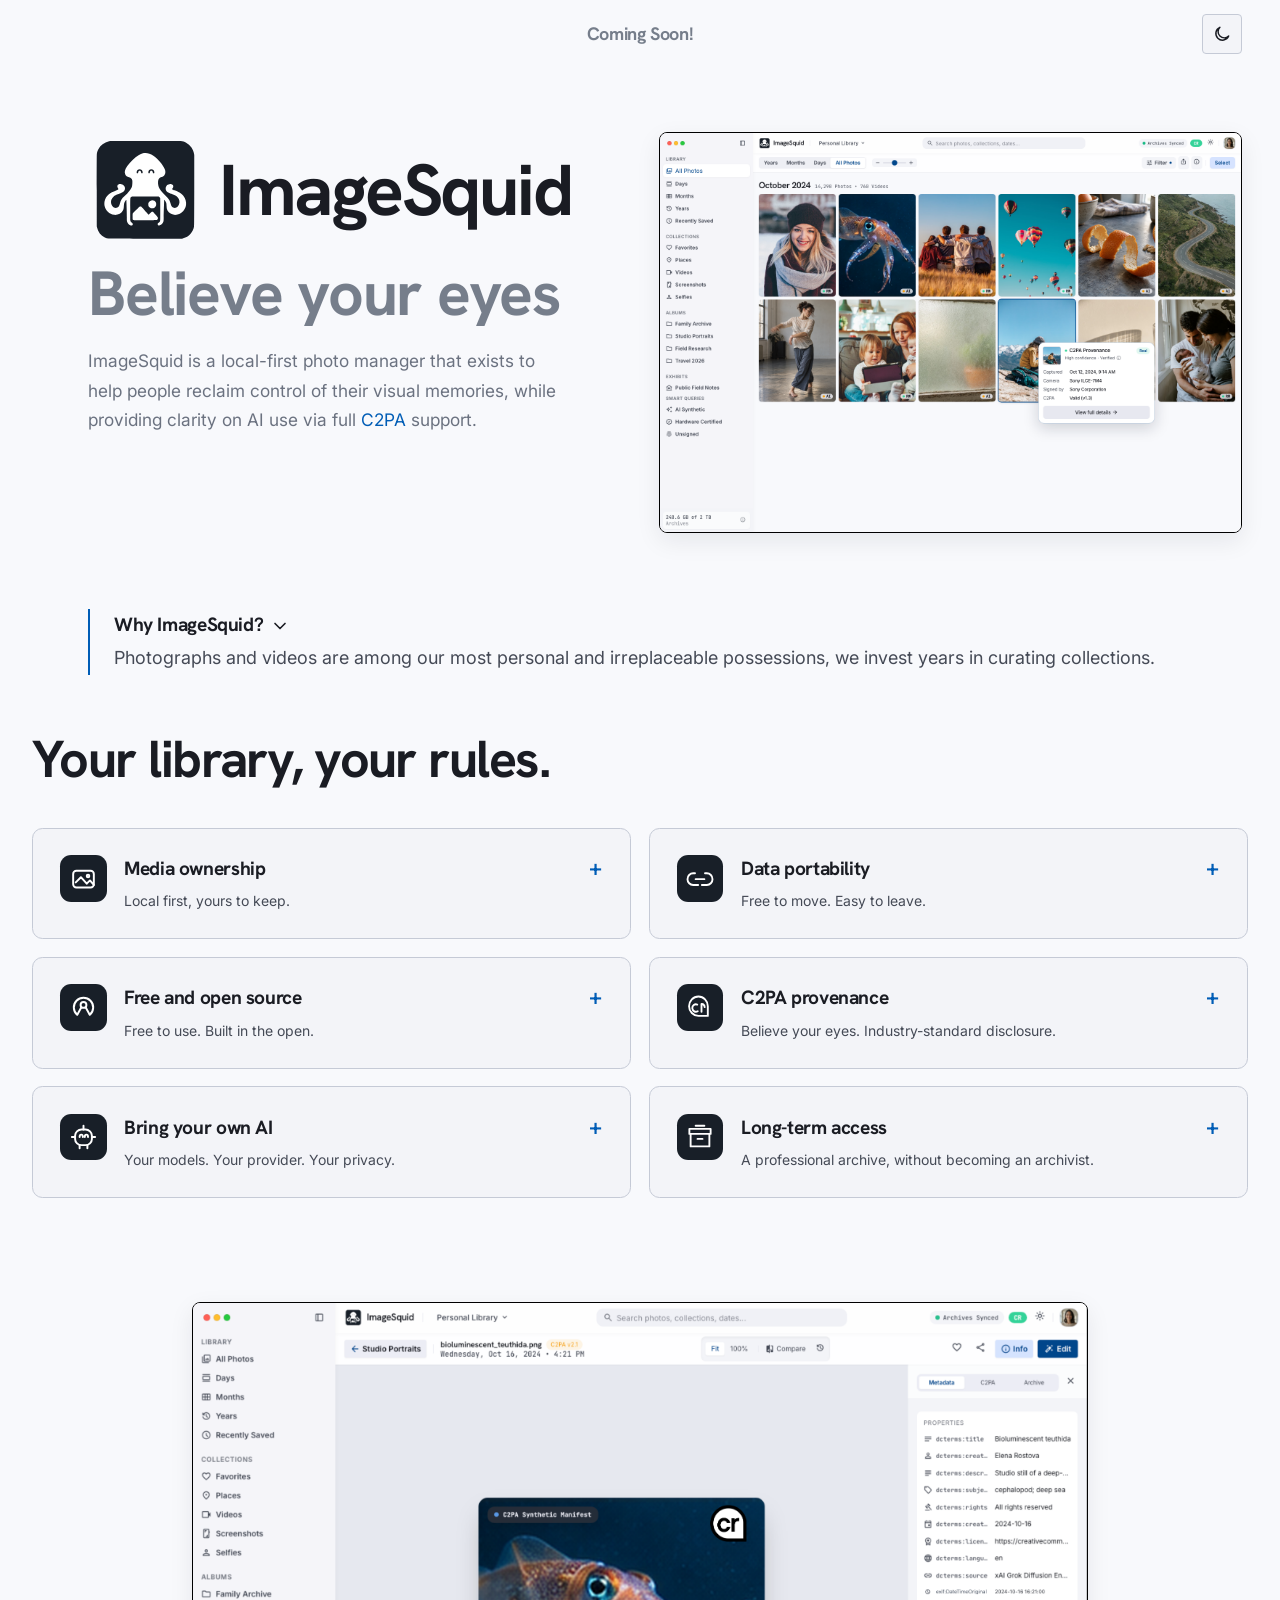
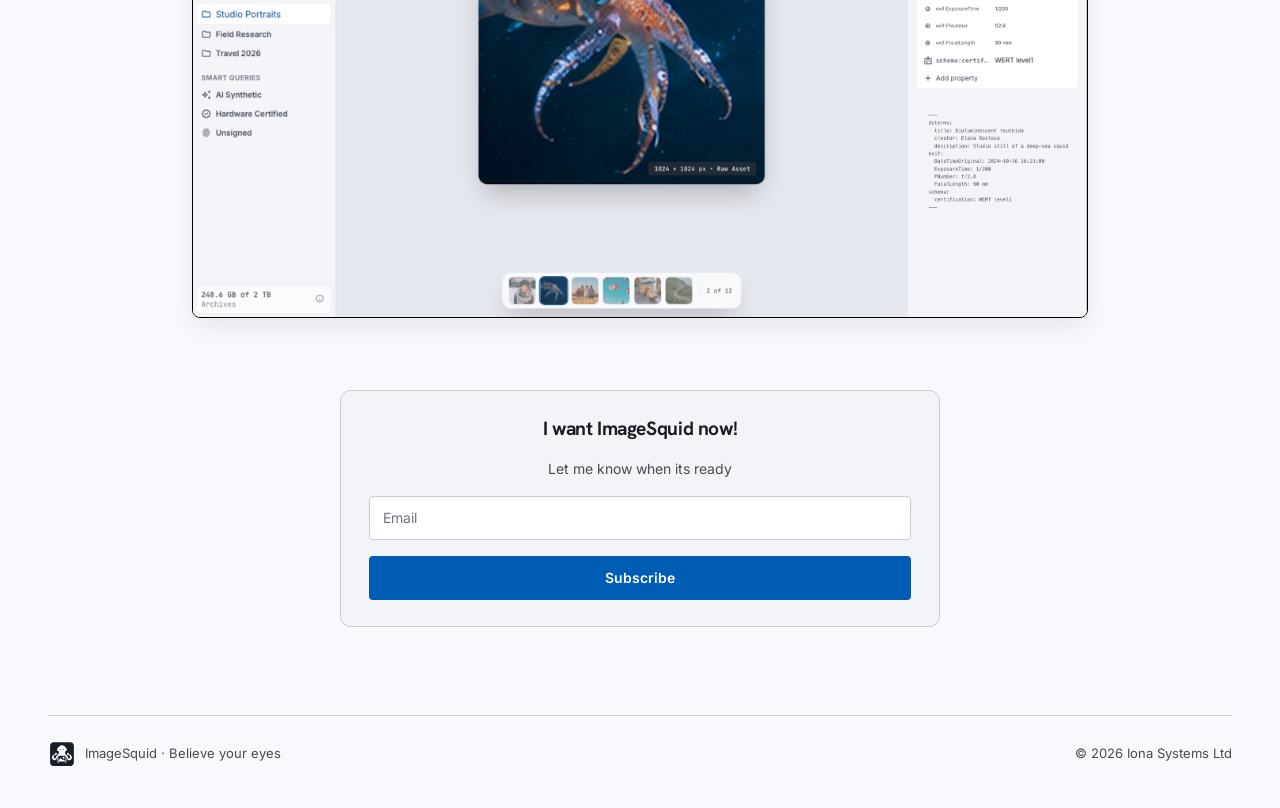
<file: index.html>
<!DOCTYPE html>
<html lang="en">
  <head>
    <meta charset="utf-8" />
    <meta name="viewport" content="width=device-width, initial-scale=1" />
    <meta name="color-scheme" content="light dark" />
    <script>
      (function () {
        var KEY = "arkrim-color-scheme";
        function fromSystem() {
          return window.matchMedia("(prefers-color-scheme: dark)").matches ? "dark" : "light";
        }
        function storedTheme() {
          try {
            var stored = localStorage.getItem(KEY);
            if (stored === "light" || stored === "dark") return stored;
            if (stored === "system") return fromSystem();
          } catch (e) {}
          return "light";
        }
        function apply(theme) {
          document.documentElement.setAttribute("data-theme", theme);
          document.documentElement.style.colorScheme = theme;
          var btn = document.getElementById("theme-toggle");
          if (!btn) return;
          var toLight = theme === "dark";
          btn.setAttribute("aria-label", toLight ? "Switch to light mode" : "Switch to dark mode");
          btn.setAttribute("aria-pressed", theme === "dark" ? "true" : "false");
        }
        apply(storedTheme());
        document.addEventListener("DOMContentLoaded", function () {
          apply(document.documentElement.getAttribute("data-theme") || "light");
          var btn = document.getElementById("theme-toggle");
          if (!btn) return;
          btn.addEventListener("click", function () {
            var current = document.documentElement.getAttribute("data-theme") === "light" ? "light" : "dark";
            var next = current === "dark" ? "light" : "dark";
            try {
              localStorage.setItem(KEY, next);
            } catch (e) {}
            apply(next);
          });
        });
      })();
    </script>
    <title>ImageSquid — Believe your eyes</title>
    <meta
      name="description"
      content="ImageSquid is an open-source, local-first photo and video manager. Own the library, keep C2PA Content Credentials, and leave any time."
    />
    <link rel="canonical" href="https://imagesquid.app/" />
    <meta name="robots" content="index, follow" />
    <meta name="author" content="Iona Systems Ltd" />
    <meta property="og:site_name" content="ImageSquid" />
    <meta property="og:title" content="ImageSquid — Believe your eyes" />
    <meta
      property="og:description"
      content="ImageSquid is an open-source, local-first photo and video manager. Own the library, keep C2PA Content Credentials, and leave any time."
    />
    <meta property="og:url" content="https://imagesquid.app/" />
    <meta property="og:type" content="website" />
    <meta property="og:image" content="https://imagesquid.app/assets/og.png" />
    <meta property="og:image:width" content="1200" />
    <meta property="og:image:height" content="630" />
    <meta
      property="og:image:alt"
      content="ImageSquid library showing All Photos with a Content Credentials provenance card"
    />
    <meta name="twitter:card" content="summary_large_image" />
    <meta name="twitter:title" content="ImageSquid — Believe your eyes" />
    <meta
      name="twitter:description"
      content="ImageSquid is an open-source, local-first photo and video manager. Own the library, keep C2PA Content Credentials, and leave any time."
    />
    <meta name="twitter:image" content="https://imagesquid.app/assets/og.png" />
    <meta
      name="twitter:image:alt"
      content="ImageSquid library showing All Photos with a Content Credentials provenance card"
    />
    <script type="application/ld+json">
      {
        "@context": "https://schema.org",
        "@graph": [
          {
            "@type": "Organization",
            "@id": "https://iona.ltd/#organization",
            "name": "Iona Systems Ltd",
            "url": "https://iona.ltd/",
            "logo": "https://imagesquid.app/assets/ImageSquid-logo.svg"
          },
          {
            "@type": "SoftwareApplication",
            "@id": "https://imagesquid.app/#app",
            "name": "ImageSquid",
            "url": "https://imagesquid.app/",
            "applicationCategory": "MultimediaApplication",
            "operatingSystem": "Windows, macOS, Linux, Web",
            "description": "ImageSquid is an open-source, local-first photo and video manager. Own the library, keep C2PA Content Credentials, and leave any time.",
            "featureList": [
              "local-first photo library",
              "C2PA Content Credentials",
              "data portability",
              "OCFL archival storage",
              "bring-your-own AI",
              "MIT open source"
            ],
            "offers": {
              "@type": "Offer",
              "name": "Core app",
              "price": "0",
              "priceCurrency": "CAD"
            },
            "author": {
              "@id": "https://iona.ltd/#organization"
            },
            "isAccessibleForFree": true
          }
        ]
      }
    </script>
    <link rel="icon" href="assets/ImageSquid-logo.svg" type="image/svg+xml" />
    <link rel="preconnect" href="https://fonts.googleapis.com" />
    <link rel="preconnect" href="https://fonts.gstatic.com" crossorigin />
    <link
      href="https://fonts.googleapis.com/css2?family=Hanken+Grotesk:ital,wght@0,500;0,600;0,700;1,500&family=Inter:wght@400;500;600;700&family=JetBrains+Mono:wght@500&display=swap"
      rel="stylesheet"
    />
    <style>
      :root {
        color-scheme: light;
        --radius-sm: 0.25rem;
        --radius-lg: 0.5rem;
        --radius-full: 9999px;
        --space-xs: 0.25rem;
        --space-sm: 0.5rem;
        --space-md: 1rem;
        --space-lg: 1.25rem;
        --gutter: 1.5rem;
        --font-display: "Hanken Grotesk", system-ui, sans-serif;
        --font-body: Inter, system-ui, sans-serif;
        --font-code: "JetBrains Mono", ui-monospace, monospace;
        --background: #f8f9fc;
        --on-background: #1a1c23;
        --surface: #ffffff;
        --surface-container-lowest: #ffffff;
        --surface-container-low: #f3f4f8;
        --surface-container: #eceef4;
        --surface-container-high: #e3e6ee;
        --on-surface: #1a1c23;
        --on-surface-variant: #454a56;
        --muted: #767e8b;
        --text-soft: #6b7280;
        --outline: #6b7280;
        --outline-variant: #c5cad6;
        --primary: #005db6;
        --on-primary: #ffffff;
        --primary-container: #d6e3ff;
        --c2pa-trusted: #047857;
        --c2pa-invalid: #b91c1c;
        --c2pa-wellformed: #1d4ed8;
        --status-unlisted: #b45309;
        --shadow: 0 8px 24px rgb(15 23 42 / 8%);
        --shadow-lift: 0 28px 80px rgb(15 23 42 / 28%);
        --slate-700: #cbd5e1;
        --frame: #000;
        --media-well: #f4f5f8;
        --mark-bg: #181f28;
        --mark-fg: #ffffff;
      }

      [data-theme="dark"] {
        color-scheme: dark;
        --background: #10131b;
        --on-background: #e0e2ec;
        --surface: #10131b;
        --surface-container-lowest: #0a0e15;
        --surface-container-low: #181c23;
        --surface-container: #1c2027;
        --surface-container-high: #262a32;
        --on-surface: #e0e2ec;
        --on-surface-variant: #c0c6d6;
        --muted: #8a91a0;
        --text-soft: #c0c6d6;
        --outline: #8a91a0;
        --outline-variant: #404754;
        --primary: #a9c7ff;
        --on-primary: #003063;
        --primary-container: #3a90ff;
        --c2pa-trusted: #34d399;
        --c2pa-invalid: #f87171;
        --c2pa-wellformed: #60a5fa;
        --status-unlisted: #f59e0b;
        --shadow: 0 8px 24px rgb(0 0 0 / 45%);
        --shadow-lift: 0 28px 80px rgb(0 0 0 / 55%);
        --slate-700: #334155;
        --frame: #404754;
        --media-well: #262a32;
        --mark-bg: #181f28;
        --mark-fg: #ffffff;
      }

      *,
      *::before,
      *::after {
        box-sizing: border-box;
      }

      html {
        scroll-behavior: smooth;
        scroll-padding-top: 4.5rem;
      }

      body {
        margin: 0;
        background: var(--background);
        color: var(--on-surface);
        font-family: var(--font-body);
        font-size: 16px;
        font-weight: 400;
        line-height: 1.5;
        overflow-x: clip;
        -webkit-font-smoothing: antialiased;
      }

      img {
        max-width: 100%;
        height: auto;
        display: block;
      }

      a {
        color: var(--primary);
        text-decoration: none;
        text-underline-offset: 0.3em;
      }

      a:hover {
        text-decoration: underline;
      }

      h1,
      h2,
      h3 {
        font-family: var(--font-display);
        font-weight: 700;
        letter-spacing: -0.02em;
        color: var(--on-surface);
        margin: 0;
      }

      h1 {
        font-size: clamp(2.75rem, 7vw, 4.5rem);
        line-height: 1.05;
      }

      h2 {
        font-size: 1.5rem;
        line-height: 2rem;
      }

      h3 {
        font-size: 1.15rem;
        line-height: 1.5rem;
      }

      p {
        margin: 0;
        color: var(--on-surface-variant);
      }

      [hidden] {
        display: none !important;
      }

      .sr-only {
        position: absolute;
        width: 1px;
        height: 1px;
        padding: 0;
        margin: -1px;
        overflow: hidden;
        clip-path: inset(50%);
        white-space: nowrap;
        border: 0;
      }

      .label {
        font-size: 12px;
        font-weight: 700;
        line-height: 16px;
        letter-spacing: 0.05em;
        text-transform: uppercase;
        color: var(--on-surface-variant);
        margin: 0 0 var(--space-sm);
      }

      .code {
        font-family: var(--font-code);
        font-size: 13px;
        font-weight: 500;
      }

      .skip-link {
        position: absolute;
        left: 1rem;
        top: -4rem;
        z-index: 20;
        padding: 0.75rem 1rem;
        background: var(--primary);
        color: var(--on-primary);
        border-radius: var(--radius-sm);
      }

      .skip-link:focus {
        top: 1rem;
      }

      .site-header {
        display: grid;
        grid-template-columns: 1fr auto 1fr;
        align-items: center;
        min-height: 4.25rem;
        padding-block: 0.75rem;
        padding-inline: clamp(1.5rem, 3vw, 4rem);
        background: var(--background);
      }

      .coming-soon {
        grid-column: 2;
        justify-self: center;
        margin: 0;
        font-family: var(--font-display);
        font-weight: 700;
        font-size: 1.125rem;
        line-height: 1.3;
        letter-spacing: -0.02em;
        color: var(--muted);
        text-align: center;
      }

      .theme-toggle {
        grid-column: 3;
        justify-self: end;
        display: inline-flex;
        align-items: center;
        justify-content: center;
        width: 2.5rem;
        height: 2.5rem;
        padding: 0;
        border: 1px solid var(--outline-variant);
        border-radius: var(--radius-sm);
        background: var(--surface-container-low);
        color: var(--on-surface);
        cursor: pointer;
      }

      .theme-toggle:hover {
        background: var(--surface-container-high);
      }

      .theme-toggle:focus-visible {
        outline: 2px solid var(--primary);
        outline-offset: 2px;
      }

      .theme-toggle svg {
        width: 1.25rem;
        height: 1.25rem;
        display: block;
      }

      .theme-toggle .theme-icon-sun {
        display: none;
      }

      [data-theme="dark"] .theme-toggle .theme-icon-moon {
        display: none;
      }

      [data-theme="dark"] .theme-toggle .theme-icon-sun {
        display: block;
      }

      .page-shell,
      .wide-shell,
      .hero-shell {
        margin-inline: auto;
        width: 100%;
        max-width: 80rem;
        padding-inline: 1.5rem;
      }

      .wide-shell {
        max-width: 120rem;
        padding-inline: 1rem;
      }

      .hero-shell {
        max-width: none;
        padding-inline: clamp(1.5rem, 3vw, 4rem);
        position: relative;
        z-index: 2;
      }

      .hero {
        display: grid;
        gap: 2.5rem;
        padding-block: 3.25rem 4.25rem;
        align-items: start;
      }

      .hero-copy,
      .hero-shot {
        min-width: 0;
      }

      .hero-copy {
        text-align: center;
      }

      .hero-lockup {
        display: flex;
        flex-direction: column;
        align-items: stretch;
        width: fit-content;
        max-width: 100%;
        margin-inline: auto;
      }

      .hero-brand {
        display: flex;
        align-items: center;
        justify-content: flex-start;
        gap: clamp(0.55rem, 1.6vw, 1rem);
        margin: 0 0 0.85rem;
        max-width: 100%;
      }

      .hero-logo {
        display: block;
        width: clamp(3.25rem, 9vw, 7.25rem);
        height: clamp(3.25rem, 9vw, 7.25rem);
        flex-shrink: 0;
        margin: 0;
      }

      .hero-wordmark {
        margin: 0;
        font-family: var(--font-display);
        font-weight: 700;
        font-size: clamp(1.7rem, 7vw, 4.5rem);
        line-height: 1;
        letter-spacing: -0.035em;
        color: var(--on-surface);
        min-width: 0;
      }

      .hero-copy h1 {
        width: 0;
        min-width: 100%;
        margin: 0;
        font-size: clamp(1.15rem, 4.6vw, 2.85rem);
        line-height: 1.05;
        letter-spacing: -0.02em;
        color: var(--muted);
        text-align: left;
        white-space: nowrap;
        overflow: hidden;
      }

      .hero-copy .intro {
        width: 0;
        min-width: 100%;
        margin: 1.25rem 0 0;
        font-size: 1.08rem;
        line-height: 1.7;
        text-align: left;
        overflow-wrap: anywhere;
        word-break: break-word;
        color: var(--text-soft);
      }

      .hero-copy .intro p {
        margin: 0;
        color: inherit;
      }

      .hero-copy .intro p + p {
        margin-top: 1em;
      }

      .hero-copy .intro p:first-child + p {
        margin-top: 1.7em;
      }

      .hero-copy .intro a {
        color: var(--primary);
        text-underline-offset: 0.18em;
      }

      .hero-actions {
        display: flex;
        flex-wrap: wrap;
        align-items: center;
        gap: 0.75rem;
        margin-top: 1.75rem;
      }

      .btn {
        display: inline-flex;
        align-items: center;
        justify-content: center;
        min-height: 2.75rem;
        padding: 0 1.15rem;
        border-radius: var(--radius-sm);
        font-size: 0.875rem;
        font-weight: 600;
        line-height: 1.25;
        text-decoration: none;
        border: 1px solid transparent;
        cursor: pointer;
        font-family: inherit;
      }

      .btn:hover {
        text-decoration: none;
      }

      .btn-primary {
        background: var(--primary);
        color: var(--on-primary);
      }

      .btn-primary:hover {
        filter: brightness(1.06);
      }

      .btn-ghost {
        background: transparent;
        color: var(--on-surface);
        border-color: var(--outline-variant);
      }

      .btn-ghost:hover {
        background: var(--surface-container);
      }

      .hero-shot,
      .c2pa-shot {
        margin: 0;
        border-radius: var(--radius-lg);
        overflow: hidden;
        border: 1px solid var(--frame);
        box-shadow: var(--shadow);
        position: relative;
        z-index: 1;
        transform-origin: center center;
        transition: transform 0.22s ease, box-shadow 0.22s ease;
      }

      .hero-shot img,
      .c2pa-shot img {
        width: 100%;
        height: auto;
        display: block;
      }

      @media (hover: hover) and (pointer: fine) {
        .hero-shot:hover {
          z-index: 40;
          transform: scale(1.5);
          box-shadow: var(--shadow-lift);
        }
      }

      body:has(.hero-shot:hover) {
        overflow-x: visible;
      }

      .believe-band {
        display: grid;
        justify-items: center;
        text-align: center;
        gap: 0.85rem;
        padding: 3.25rem 1rem;
        border-block: 1px solid var(--slate-700);
      }

      .believe-band img {
        width: 72px;
        height: 72px;
        border-radius: 1rem;
      }

      .believe-band p {
        font-family: var(--font-display);
        font-size: clamp(1.75rem, 4vw, 2.5rem);
        font-weight: 700;
        letter-spacing: -0.03em;
        color: var(--on-surface);
        line-height: 1.15;
      }

      .believe-band span {
        color: var(--primary);
      }

      .story,
      .product,
      .points,
      .gallery,
      .close {
        padding-block: 3.25rem;
      }

      .section-head {
        max-width: 40rem;
        margin-bottom: 1.75rem;
      }

      .section-head p {
        margin-top: 0.7rem;
      }

      .fold {
        background: var(--surface-container);
        border: 1px solid var(--outline-variant);
        border-radius: var(--radius-lg);
        padding: 1.15rem 1.25rem;
      }

      .fold + .fold {
        margin-top: 0.85rem;
      }

      .fold summary {
        cursor: pointer;
        list-style: none;
        display: grid;
        gap: 0.35rem;
      }

      .fold summary::-webkit-details-marker {
        display: none;
      }

      .fold summary .more {
        color: var(--primary);
        font-size: 0.8125rem;
        font-weight: 600;
      }

      .fold[open] summary .more {
        color: var(--on-surface-variant);
      }

      .fold .body {
        display: grid;
        gap: 0.85rem;
        padding-top: 1rem;
        max-width: 46rem;
      }

      .fold .body p + p {
        margin-top: 0;
      }

      .tip {
        border-bottom: 1px dotted var(--outline);
        cursor: help;
      }

      .app-stage {
        padding-block: 1rem 3.5rem;
      }

      .tabs {
        display: flex;
        flex-wrap: wrap;
        gap: 0.4rem;
        margin: 1.25rem 0 1rem;
      }

      .tab {
        min-height: 2.5rem;
        padding: 0 0.95rem;
        border-radius: var(--radius-full);
        border: 1px solid var(--outline-variant);
        background: var(--surface-container-low);
        color: var(--on-surface-variant);
        font: 600 0.875rem/1 var(--font-body);
        cursor: pointer;
      }

      .tab[aria-selected="true"] {
        background: var(--primary);
        color: var(--on-primary);
        border-color: transparent;
      }

      .shot-frame {
        margin: 0;
        padding: 0.65rem;
        background: var(--surface-container);
        border: 1px solid var(--slate-700);
        border-radius: var(--radius-lg);
        box-shadow: var(--shadow);
      }

      .shot-frame button {
        display: block;
        width: 100%;
        padding: 0;
        border: 0;
        background: var(--surface-container-lowest);
        border-radius: var(--radius-sm);
        cursor: zoom-in;
      }

      .shot-frame img {
        width: 100%;
        height: auto;
        object-fit: contain;
        background: var(--media-well);
        border-radius: var(--radius-sm);
      }

      .shot-frame figcaption {
        display: flex;
        flex-wrap: wrap;
        justify-content: space-between;
        gap: 0.5rem 1rem;
        padding: 0.9rem 0.35rem 0.25rem;
        color: var(--on-surface-variant);
        font-size: 0.8125rem;
      }

      .shot-frame figcaption > span:first-child {
        font: 500 0.8125rem/1rem var(--font-code);
        color: var(--on-surface);
      }

      .points-grid {
        display: grid;
        gap: 0.85rem;
      }

      .point {
        display: grid;
        grid-template-columns: 3rem 1fr;
        gap: 0.95rem 1rem;
        align-items: start;
        background: var(--surface-container);
        border: 1px solid var(--outline-variant);
        border-radius: var(--radius-lg);
        padding: 1.1rem 1.15rem;
      }

      .point svg {
        width: 3rem;
        height: 3rem;
        display: block;
      }

      .point h3 {
        margin-bottom: 0.3rem;
      }

      .point .teaser {
        font-size: 0.95rem;
      }

      .point details {
        grid-column: 2;
      }

      .point summary {
        cursor: pointer;
        color: var(--primary);
        font-size: 0.8125rem;
        font-weight: 600;
        width: fit-content;
        margin-top: 0.55rem;
      }

      .point .body {
        display: grid;
        gap: 0.8rem;
        padding-top: 0.75rem;
      }

      .media-grid {
        display: grid;
        grid-template-columns: repeat(12, minmax(0, 1fr));
        gap: var(--space-sm);
        min-width: 0;
      }

      .media-card {
        position: relative;
        display: block;
        padding: 0;
        border: 1px solid var(--outline-variant);
        border-radius: var(--radius-sm);
        overflow: hidden;
        background: var(--surface-container-low);
        cursor: pointer;
        color: inherit;
        font: inherit;
        text-align: left;
        grid-column: span 6;
      }

      .media-card img {
        width: 100%;
        height: 100%;
        object-fit: cover;
        aspect-ratio: 1 / 1;
      }

      .media-card.wide img {
        aspect-ratio: 16 / 10;
      }

      .media-card.tall img {
        aspect-ratio: 2 / 3;
      }

      .cr-badge {
        position: absolute;
        right: 0.5rem;
        bottom: 0.5rem;
        display: inline-flex;
        align-items: center;
        gap: 0.35rem;
        padding: 0.25rem 0.55rem;
        border-radius: var(--radius-full);
        background: rgb(16 19 27 / 78%);
        backdrop-filter: blur(8px);
        border: 1px solid rgb(255 255 255 / 14%);
        font-family: var(--font-code);
        font-size: 11px;
        font-weight: 500;
        letter-spacing: 0.04em;
        color: #fff;
      }

      .dot {
        width: 0.375rem;
        height: 0.375rem;
        border-radius: 50%;
        display: inline-block;
        background: var(--c2pa-wellformed);
      }

      .dot.trusted,
      .cr-badge.trusted .dot {
        background: var(--c2pa-trusted);
      }

      .dot.ai,
      .cr-badge.ai .dot {
        background: var(--status-unlisted);
      }

      .dot.wellformed,
      .cr-badge.wellformed .dot {
        background: var(--c2pa-wellformed);
      }

      .legend {
        list-style: none;
        display: flex;
        flex-wrap: wrap;
        gap: var(--gutter);
        padding: 0;
        margin: var(--gutter) 0 0;
        font-family: var(--font-code);
        font-size: 12px;
        color: var(--on-surface-variant);
      }

      .legend li {
        display: flex;
        align-items: center;
        gap: 0.4rem;
      }

      .close {
        text-align: center;
        padding-bottom: 4.5rem;
      }

      .close img {
        width: 88px;
        height: 88px;
        margin: 0 auto 1.15rem;
        border-radius: 1.15rem;
      }

      .close p {
        max-width: 36rem;
        margin: 0.85rem auto 1.5rem;
      }

      .close .hero-actions {
        justify-content: center;
        margin-top: 0;
      }

      .site-footer {
        --footer-mark: 28px;
        --footer-mark-gap: 0.55rem;
        container-type: inline-size;
        display: flex;
        flex-wrap: wrap;
        justify-content: space-between;
        align-items: center;
        gap: 1rem 2rem;
        border-top: 1px solid var(--slate-700);
        padding-block: 1.5rem 2.5rem;
        color: var(--on-surface-variant);
        font-size: 0.8125rem;
      }

      .footer-brand {
        display: flex;
        align-items: center;
        gap: var(--footer-mark-gap);
        margin: 0;
        color: var(--on-surface-variant);
      }

      .footer-brand img {
        width: var(--footer-mark);
        height: var(--footer-mark);
        border-radius: 0.4rem;
      }

      /* The row wraps just under 418px. Indent only then, so the wide row stays flush right. */
      @container (max-width: 417px) {
        .footer-links {
          padding-inline-start: calc(var(--footer-mark) + var(--footer-mark-gap));
        }
      }

      .footer-links {
        display: flex;
        flex-wrap: wrap;
        gap: 1.25rem;
      }

      .footer-links a {
        color: var(--on-surface-variant);
      }

      .panel-status {
        display: flex;
        align-items: center;
        gap: 0.45rem;
        margin: 0.75rem 0;
        color: var(--on-surface);
      }

      .meta {
        margin: 0;
        display: grid;
        gap: var(--space-sm);
      }

      .meta div {
        display: flex;
        justify-content: space-between;
        gap: var(--space-md);
        padding: 0.45rem 0.6rem;
        background: var(--surface-container-low);
        border: 1px solid var(--outline-variant);
        border-radius: var(--radius-sm);
      }

      .meta dt {
        font-size: 12px;
        font-weight: 700;
        letter-spacing: 0.04em;
        text-transform: uppercase;
        color: var(--on-surface-variant);
      }

      .meta dd {
        margin: 0;
        font-family: var(--font-code);
        font-size: 13px;
        font-weight: 500;
        color: var(--on-surface);
        text-align: right;
      }

      a:focus-visible,
      button:focus-visible,
      summary:focus-visible,
      select:focus-visible {
        outline: 2px solid var(--primary);
        outline-offset: 2px;
      }

      @media (min-width: 768px) {
        .page-shell {
          padding-inline: 2rem;
        }

        .wide-shell {
          padding-inline: 1.5rem;
        }

        .points-grid {
          grid-template-columns: repeat(2, minmax(0, 1fr));
        }

        .media-card.span-8 {
          grid-column: span 8;
        }

        .media-card.span-4 {
          grid-column: span 4;
        }

        .media-card.span-3 {
          grid-column: span 3;
        }

        .media-card.span-6 {
          grid-column: span 6;
        }

        .media-card.wide img,
        .media-card.tall img {
          height: 100%;
          min-height: 16rem;
          aspect-ratio: auto;
        }
      }

      @media (min-width: 1024px) {
        .page-shell {
          padding-inline: 3rem;
        }

        .hero {
          grid-template-columns: 1fr 1fr;
          gap: clamp(2rem, 3vw, 3.5rem);
          padding-block: 4rem 4.5rem;
        }

        .shot-frame img {
          min-height: 0;
        }

        .points-grid {
          grid-template-columns: 1fr;
        }

        .point {
          grid-template-columns: 3.25rem 1fr;
          padding: 1.25rem 1.4rem;
        }
      }

      @media (min-width: 1280px) {
        .points-grid {
          grid-template-columns: repeat(2, minmax(0, 1fr));
        }
      }

      @media (max-width: 480px) {
        .point {
          grid-template-columns: 2.5rem 1fr;
        }

        .point svg {
          width: 2.5rem;
          height: 2.5rem;
        }

        .point details {
          grid-column: 1 / -1;
        }
      }

      @media (prefers-reduced-motion: reduce) {
        html {
          scroll-behavior: auto;
        }

        .hero-shot,
        .c2pa-shot {
          transition: none;
        }

        .belief-arrow {
          transition: none;
        }
      }

      .belief-band {
        position: relative;
        z-index: 0;
        padding-block: 0.25rem 0;
      }

      .belief-band .wrap {
        width: 100%;
        margin: 0;
      }

      .belief-expand {
        box-sizing: border-box;
        margin: 0;
        margin-left: var(--logo-left, clamp(1.5rem, 3vw, 4rem));
        width: calc(var(--shot-right, 100%) - var(--logo-left, 0px));
        max-width: calc(100% - var(--logo-left, 2rem));
        border-left: 2px solid var(--primary);
        padding: 0.25rem 0 0.25rem 1.5rem;
        font-size: 1.125rem;
        line-height: 1.5;
        color: var(--on-surface);
      }

      .belief-expand summary {
        cursor: pointer;
        list-style: none;
      }

      .belief-expand summary::-webkit-details-marker {
        display: none;
      }

      .belief-title-row {
        display: flex;
        align-items: center;
        gap: 0.4rem;
        width: max-content;
        max-width: 100%;
        margin: 0 0 0.35rem;
      }

      .belief-title {
        margin: 0;
        font-family: var(--font-display);
        font-size: 1.2rem;
        font-weight: 700;
        line-height: 1.3;
        letter-spacing: -0.02em;
        color: var(--on-surface);
      }

      .belief-expand summary p {
        margin: 0;
      }

      .belief-arrow {
        flex-shrink: 0;
        display: inline-flex;
        color: var(--on-surface);
        transition: transform 0.15s ease;
      }

      .belief-arrow svg {
        width: 1.25rem;
        height: 1.25rem;
      }

      .belief-expand[open] .belief-arrow {
        transform: rotate(180deg);
      }

      .belief-rest {
        padding-top: 1em;
      }

      .belief-rest p {
        margin: 0;
      }

      .belief-rest p + p {
        margin-top: 1em;
      }

      #your-library {
        position: relative;
        z-index: 0;
        padding-block: 3.5rem 5.5rem;
      }

      #your-library .wrap {
        width: min(80rem, calc(100% - 4rem));
        margin-inline: auto;
      }

      .c2pa-band {
        position: relative;
        z-index: 2;
        padding: 1rem 15% 4.5rem;
      }

      @media (max-width: 1023px) {
        .c2pa-band {
          padding-inline: clamp(1.5rem, 3vw, 4rem);
        }

        .c2pa-shot {
          width: 100%;
        }

        .belief-expand {
          margin-left: var(--shot-left, clamp(1.5rem, 3vw, 4rem));
          width: calc(var(--shot-right, 100%) - var(--shot-left, 0px));
          max-width: calc(100% - var(--shot-left, 1.5rem));
        }
      }

      .c2pa-heading {
        font-family: var(--font-display);
        font-size: clamp(2.25rem, 4.5vw, 3.25rem);
        line-height: 1.1;
        letter-spacing: -0.03em;
        font-weight: 700;
        color: var(--muted);
        margin: 0 0 1.5rem;
        text-align: center;
      }

      .c2pa-caption {
        margin: 1.25rem 15% 0;
        font-size: 1.08rem;
        line-height: 1.7;
        color: var(--text-soft);
      }

      .c2pa-caption a {
        color: var(--primary);
        text-underline-offset: 0.18em;
      }

      #your-library .principle-head {
        margin-bottom: 2.5rem;
      }

      #your-library .section-title {
        font-family: var(--font-display);
        font-size: clamp(2.25rem, 4.5vw, 3.25rem);
        line-height: 1.1;
        letter-spacing: -0.03em;
        font-weight: 700;
        color: var(--on-surface);
        margin: 0;
      }

      #your-library .principle-grid {
        display: grid;
        grid-template-columns: 1fr 1fr;
        gap: 1.1rem;
        align-items: start;
      }

      #your-library .principle {
        border: 1px solid var(--outline-variant);
        border-radius: 0.65rem;
        background: var(--surface-container-low);
      }

      #your-library .principle summary {
        list-style: none;
        display: flex;
        align-items: flex-start;
        gap: 1.1rem;
        padding: 1.65rem 1.7rem;
        cursor: pointer;
      }

      #your-library .principle summary::-webkit-details-marker {
        display: none;
      }

      #your-library .feature-icon {
        width: 2.9rem;
        height: 2.9rem;
        flex: none;
        border-radius: 0.7rem;
        background: var(--mark-bg);
        color: var(--mark-fg);
        display: flex;
        align-items: center;
        justify-content: center;
      }

      [data-theme="dark"] #your-library .feature-icon {
        box-shadow: inset 0 0 0 1px var(--outline-variant);
      }

      #your-library .feature-icon img {
        width: 1.9rem;
        height: 1.9rem;
        max-width: none;
      }

      #your-library .principle {
        min-width: 0;
      }

      #your-library .principle summary {
        min-width: 0;
      }

      #your-library .detail-text {
        flex: 1 1 auto;
        min-width: 0;
      }

      #your-library .detail-title {
        display: block;
        font-family: var(--font-display);
        font-size: 1.2rem;
        font-weight: 700;
        letter-spacing: -0.02em;
        color: var(--on-surface);
      }

      #your-library .detail-lead {
        display: block;
        margin-top: 0.4rem;
        color: var(--on-surface-variant);
        font-size: 0.875rem;
        line-height: 1.55;
        overflow-wrap: break-word;
      }

      #your-library .plus {
        color: var(--primary);
        margin-left: auto;
        flex-shrink: 0;
        display: inline-block;
        font-size: 1.45rem;
        line-height: 1.2;
        font-weight: 500;
        transition: transform 0.15s ease;
      }

      #your-library .principle[open] .plus {
        transform: rotate(45deg);
      }

      #your-library .principle .detail-copy {
        padding: 0 1.7rem 0.6rem;
        color: var(--on-surface-variant);
        font-size: 0.95rem;
        line-height: 1.65;
      }

      #your-library .principle[open] summary {
        padding-bottom: 1.15rem;
      }

      #your-library .principle[open] .detail-copy {
        border-top: 1px solid var(--outline-variant);
        padding-top: 1.35rem;
        padding-bottom: 1.5rem;
      }

      #your-library .detail-copy p + p,
      #your-library .detail-copy p + ol,
      #your-library .detail-copy ol + p {
        margin-top: 1rem;
      }

      #your-library .detail-copy ol {
        margin: 0;
        padding-left: 1.25rem;
      }

      #your-library .detail-copy li + li {
        margin-top: 0.35rem;
      }

      @media (max-width: 900px) {
        .belief-expand {
          font-size: 1rem;
          padding-left: 1.15rem;
        }

        #your-library .wrap {
          width: calc(100% - 2.5rem);
        }

        #your-library .principle-head {
          margin-bottom: 1.75rem;
        }

        #your-library .principle-grid {
          grid-template-columns: 1fr;
          gap: 0.75rem;
        }

        #your-library .principle summary {
          padding: 1.35rem 1.1rem;
          gap: 0.75rem;
        }

        #your-library .feature-icon {
          width: 2.45rem;
          height: 2.45rem;
          border-radius: 0.55rem;
        }

        #your-library .feature-icon img {
          width: 1.6rem;
          height: 1.6rem;
        }

        #your-library .plus {
          font-size: 1.25rem;
        }

        #your-library .principle .detail-copy {
          padding-inline: 1.1rem;
        }
      }

      /* MailerLite embed, skinned to the principle cards above it. */
      #sign-up-form {
        padding-bottom: 5.5rem;
      }

      #sign-up-form #mlb2-46758047.ml-form-embedContainer {
        display: block !important;
        width: calc((min(80rem, 100% - 4rem) - 1.1rem) / 2) !important;
        margin: 0 auto !important;
        position: static;
      }

      #sign-up-form #mlb2-46758047 .ml-form-align-center,
      #sign-up-form #mlb2-46758047 .ml-form-align-default {
        display: block !important;
        text-align: center !important;
        vertical-align: top !important;
      }

      #sign-up-form #mlb2-46758047 .ml-form-embedWrapper {
        display: block !important;
        width: 100% !important;
        max-width: none !important;
        margin: 0 auto !important;
        background: var(--surface-container-low) !important;
        border: 1px solid var(--outline-variant) !important;
        border-radius: 0.65rem !important;
        padding: 1.65rem 1.7rem !important;
        box-sizing: border-box !important;
        color: var(--on-surface-variant);
        text-align: center !important;
      }

      #sign-up-form #mlb2-46758047 .ml-form-embedBody,
      #sign-up-form #mlb2-46758047 .ml-form-successBody {
        padding: 0 !important;
      }

      #sign-up-form #mlb2-46758047 .ml-form-embedBody {
        display: grid;
        grid-template-columns: 1fr;
        gap: 1rem;
        justify-items: stretch;
      }

      #sign-up-form #mlb2-46758047 .ml-form-embedContent,
      #sign-up-form #mlb2-46758047 .ml-form-successContent {
        margin: 0 !important;
        width: 100%;
        text-align: center !important;
      }

      #sign-up-form #mlb2-46758047 h4 {
        margin: 0 0 1rem !important;
        font-family: var(--font-display) !important;
        font-size: 1.2rem !important;
        font-weight: 700 !important;
        line-height: 1.3 !important;
        letter-spacing: -0.02em !important;
        color: var(--on-surface) !important;
        text-align: center !important;
      }

      #sign-up-form #mlb2-46758047 p {
        margin: 0 !important;
        font-family: var(--font-body) !important;
        font-size: 0.875rem !important;
        font-weight: 400 !important;
        line-height: 1.55 !important;
        letter-spacing: normal !important;
        color: var(--on-surface-variant) !important;
        text-align: center !important;
      }

      #sign-up-form #mlb2-46758047 form.ml-block-form {
        display: flex !important;
        flex-direction: column;
        align-items: stretch;
        gap: 1rem;
        width: 100% !important;
        margin: 0 !important;
      }

      #sign-up-form #mlb2-46758047 .ml-form-formContent,
      #sign-up-form #mlb2-46758047 .ml-form-fieldRow,
      #sign-up-form #mlb2-46758047 .ml-field-group {
        width: 100% !important;
        margin: 0 !important;
        float: none !important;
      }

      #sign-up-form #mlb2-46758047 .ml-form-embedSubmit {
        float: none !important;
        width: 100% !important;
        margin: 0 !important;
      }

      #sign-up-form #mlb2-46758047 input[type="email"] {
        background: var(--surface-container-lowest) !important;
        color: var(--on-surface) !important;
        border: 1px solid var(--outline-variant) !important;
        border-radius: var(--radius-sm) !important;
        font-family: var(--font-body) !important;
        font-size: 0.875rem !important;
        font-weight: 400 !important;
        line-height: 1.25 !important;
        min-height: 2.75rem;
        height: auto !important;
        padding: 0.65rem 0.85rem !important;
        width: 100% !important;
        box-sizing: border-box !important;
        box-shadow: none !important;
      }

      #sign-up-form #mlb2-46758047 input[type="email"]::placeholder {
        color: var(--outline);
        opacity: 1;
      }

      #sign-up-form #mlb2-46758047 .ml-form-embedSubmit button {
        background: var(--primary) !important;
        color: var(--on-primary) !important;
        border: 1px solid transparent !important;
        border-radius: var(--radius-sm) !important;
        box-shadow: none !important;
        font-family: var(--font-body) !important;
        font-size: 0.875rem !important;
        font-weight: 600 !important;
        line-height: 1.25 !important;
        letter-spacing: normal !important;
        min-height: 2.75rem;
        height: auto !important;
        padding: 0 1.15rem !important;
        width: 100% !important;
        cursor: pointer;
      }

      #sign-up-form #mlb2-46758047 .ml-form-embedSubmit button:hover {
        background: var(--primary) !important;
        border-color: transparent !important;
        filter: brightness(1.06);
      }

      #sign-up-form #mlb2-46758047 input[type="email"]:focus-visible,
      #sign-up-form #mlb2-46758047 .ml-form-embedSubmit button:focus-visible {
        outline: 2px solid var(--primary);
        outline-offset: 2px;
      }

      #sign-up-form #mlb2-46758047 .ml-error input[type="email"] {
        border-color: var(--c2pa-invalid) !important;
      }

      @media (max-width: 900px) {
        #sign-up-form #mlb2-46758047.ml-form-embedContainer {
          width: calc(100% - 2.5rem) !important;
        }

        #sign-up-form #mlb2-46758047 .ml-form-embedWrapper {
          padding: 1.35rem 1.1rem !important;
        }
      }

    </style>
  </head>
  <body>
    <a class="skip-link" href="#main">Skip to content</a>

    <header class="site-header">
      <a class="coming-soon" href="#sign-up-form">Coming Soon!</a>
      <button type="button" class="theme-toggle" id="theme-toggle" aria-label="Switch to dark mode" aria-pressed="false">
        <svg class="theme-icon theme-icon-sun" viewBox="0 0 24 24" aria-hidden="true">
          <circle cx="12" cy="12" r="4" fill="none" stroke="currentColor" stroke-width="1.75" />
          <path d="M12 2.5v2.2M12 19.3v2.2M2.5 12h2.2M19.3 12h2.2M5.1 5.1l1.6 1.6M17.3 17.3l1.6 1.6M18.9 5.1l-1.6 1.6M6.7 17.3l-1.6 1.6" fill="none" stroke="currentColor" stroke-width="1.75" stroke-linecap="round" />
        </svg>
        <svg class="theme-icon theme-icon-moon" viewBox="0 0 24 24" aria-hidden="true">
          <path d="M20 14.5A8 8 0 1 1 9.5 4 6.5 6.5 0 0 0 20 14.5z" fill="none" stroke="currentColor" stroke-width="1.75" stroke-linejoin="round" />
        </svg>
      </button>
    </header>

    <main id="main">
      <div class="hero-shell">
        <section class="hero" id="top" aria-labelledby="hero-heading">
          <div class="hero-copy">
            <div class="hero-lockup">
              <div class="hero-brand">
                <img class="hero-logo" src="assets/ImageSquid-logo.svg" alt="ImageSquid" width="1024" height="1024" />
                <p class="hero-wordmark">ImageSquid</p>
              </div>
              <h1 id="hero-heading">Believe your eyes</h1>
              <div class="intro">
                <p>
                  ImageSquid is a local-first photo manager that exists to help people reclaim control of their visual
              memories, while providing clarity on AI use via full
              <a href="https://contentcredentials.org/" rel="noopener noreferrer">C2PA</a>
              support.
                </p>
              </div>
            </div>
          </div>
          <figure class="hero-shot">
            <img
              src="assets/screen2.png"
              alt="ImageSquid library showing All Photos with a Content Credentials provenance card"
              width="1600"
              height="1100"
              fetchpriority="high"
            />
          </figure>
        </section>
      </div>

      <section class="belief-band" aria-label="Why ImageSquid">
        <div class="wrap">
          <details class="belief-expand">
            <summary>
              <div class="belief-title-row">
                <p class="belief-title">Why ImageSquid?</p>
                <span class="belief-arrow" aria-hidden="true">
                  <svg viewBox="0 0 24 24" fill="none" stroke="currentColor" stroke-width="2" stroke-linecap="round" stroke-linejoin="round">
                    <path d="M6 9l6 6 6-6" />
                  </svg>
                </span>
              </div>
              <p>
                Photographs and videos are among our most personal and
                irreplaceable possessions, we invest years in curating
                collections.
              </p>
            </summary>
            <div class="belief-rest">
              <p>
                However, big tech commercial platforms control how our precious
                memories are stored, organized, accessed, and shared while we
                also rely on their AI tools to process our private images.
              </p>
              <p>
                Furthermore, we are losing trust in the authenticity and provenance of images online due to the undetectable spread of AI fakes. 
              </p>
              <p>ImageSquid exists to address these problems.</p>
            </div>
          </details>
        </div>
      </section>

      <section class="section" id="your-library" aria-labelledby="library-heading">
        <div class="wrap">
          <div class="principle-head">
            <h2 class="section-title" id="library-heading">
              Your library, your rules.</h2>
          </div>
          <div class="principle-grid">
            <details class="principle">
              <summary>
                <span class="feature-icon">
                  <img src="assets/media-ownership.svg" alt="Media ownership" width="48" height="48" />
                </span>
                <span class="detail-text">
                  <span class="detail-title">Media ownership</span>
                  <span class="detail-lead">Local first, yours to keep.</span>
                </span>
                <span class="plus" aria-hidden="true">+</span>
              </summary>
              <div class="detail-copy">
                <p>
                  The ImageSquid library lives on your computer, works offline,
                  and leaves with you.
                </p>
                <p>
                  Your images matter. So do the descriptions, dates, edits,
                  relationships, organization, and source context you have spent
                  years bringing together and giving rich meaning to your image
                  collections. ImageSquid keeps that meaning with the files, not
                  trapped on someone else's online platform. Originals, edits,
                  and metadata stay exportable if you quit the app or the hosted
                  service.
                </p>
                <p>
                  Independent ownership should be convenient, too: a fast,
                  capable way to find, enhance, enjoy, and share a collection
                  across devices and operating systems. ImageSquid pairs the
                  everyday ease of an app like Apple Photos with cross-platform
                  ownership, reliable migration, and institutional-grade backup.
                  One library can be synced and used on Windows, macOS, and
                  Linux desktops, in the online web app, and on mobile web.
                </p>
                <p>
                  To get you started, ImageSquid can bulk-import from most major
                  commercial photo-management platforms. Moving a full library
                  can take a while, because of network and computing limits, so
                  ImageSquid import recovers from errors, picks up where it left
                  off without starting over, and runs quietly in the background.
                  It does this without blocking or locking active use of the
                  app, and every file is copied at 100% fidelity.
                </p>
              </div>
            </details>
            <details class="principle">
              <summary>
                <span class="feature-icon">
                  <img src="assets/data-portability.svg" alt="Data portability" width="48" height="48" />
                </span>
                <span class="detail-text">
                  <span class="detail-title">Data portability</span>
                  <span class="detail-lead">Free to move. Easy to leave.</span>
                </span>
                <span class="plus" aria-hidden="true">+</span>
              </summary>
              <div class="detail-copy">
                <p>
                  You can leave a hosting provider, work offline, recover from
                  mistakes, and leave ImageSquid — the app and any optional
                  sync/backup service — at any time, without losing original
                  media, later enhancements, or metadata enrichment.
                </p>
                <p>
                  This is based heavily on the
                  <a href="https://atproto.com/specs/account#pds-account-migration" rel="noopener noreferrer">PDS</a>
                  (Personal Data Server) concept used by the decentralized
                  Bluesky social network and its AT Protocol.
                </p>
                <p>
                  On disk, ImageSquid files are archival
                  <a href="https://ocfl.io/1.1/spec/" rel="noopener noreferrer">OCFL</a>
                  objects (Oxford Common File Layout). Export tools make a
                  convenient bulk copy of the library. From that OCFL bundle you
                  can start a fresh copy of ImageSquid, browse and navigate the
                  collection with your own filesystem tools, or build new
                  applications on top of the OCFL object store.
                </p>
              </div>
            </details>
            <details class="principle">
              <summary>
                <span class="feature-icon">
                  <img src="assets/open-source.svg" alt="Free and open source" width="48" height="48" />
                </span>
                <span class="detail-text">
                  <span class="detail-title">Free and open source</span>
                  <span class="detail-lead">Free to use. Built in the open.</span>
                </span>
                <span class="plus" aria-hidden="true">+</span>
              </summary>
              <div class="detail-copy">
          
                <p>
                  ImageSquid's MIT open-source license means the code is there
                  to inspect for security and privacy, to accept contributions
                  from the community, and to integrate legally into existing
                  architectures and commercial platforms.
                </p>
                <p>ImageSquid is built as one Rust-based core library that can be installed for free across Linux, macOS, Windows, and the web.</p>
                <p>Optional paid add-ons from ImageSquid.app:</p>
                <ol>
                  <li>Encrypted sync across devices</li>
                  <li>Encrypted backup at rest for media library</li>
                  <li>C2PA certificate publication</li>
                </ol>
                <p>
                  This approach is similar to
                  <a href="https://obsidian.md/sync" rel="noopener noreferrer">Obsidian</a>'s
                  freemium model: the app is free, and syncing is a paid
                  service. The difference is the license. Obsidian is free but
                  closed source. ImageSquid's MIT license means any organization
                  or company can build its own sync and backup services instead
                  of using the ones from ImageSquid.app.
                </p>
              </div>
            </details>
          <details class="principle">
              <summary>
                <span class="feature-icon">
                  <img src="assets/c2pa-provenance.svg" alt="C2PA provenance" width="48" height="48" />
                </span>
                <span class="detail-text">
                  <span class="detail-title">C2PA provenance</span>
                  <span class="detail-lead">Believe your eyes. Industry-standard disclosure.</span>
                </span>
                <span class="plus" aria-hidden="true">+</span>
              </summary>
              <div class="detail-copy">
                <p>
                  Provenance is how a collection verifies a picture's origins
                  and that it is what it claims to be.
                </p>
                <p>
                  <a href="https://contentcredentials.org/" rel="noopener noreferrer">C2PA</a>
                  Content Credentials are an open standard for signed,
                  file-bound statements about image provenance.
                </p>
                <p>
                  Every ImageSquid import starts a durable C2PA record per
                  image. These records disclose human-generated content,
                  AI-generated content, or a combination of both. Prior
                  credentials, generator marks, and ImageSquid's later actions
                  remain auditable by that industry-standard method.
                </p>
                <p>
                  Signed statements travel with the file. Free collection scans
                  report missing, unsigned, and AI-touched items before you
                  share. If you need to share or publish an image with a
                  third-party signed, certified C2PA watermark, ImageSquid.app
                  is able to provide this integrated service at a small fee.
                </p>
                <p>
                  ImageSquid also implements the W3C
                  <a href="https://www.w3.org/TR/2013/REC-prov-o-20130430/#introduction" rel="noopener noreferrer">PROV-O</a>
                  PROVenance Ontology, a widely used vocabulary for recording
                  who did what to which resource; providing audit trails that
                  are both human and machine-readable.</p>
                  <p>ImageSquid's C2PA and
                  PROV-O records underpin components used to detect AI deepfakes
                  and make image creation and processing more transparent.</p>
              </div>
            </details>
            <details class="principle">
              <summary>
                <span class="feature-icon">
                  <img src="assets/byo-ai.svg" alt="Bring your own AI" width="48" height="48" />
                </span>
                <span class="detail-text">
                  <span class="detail-title">Bring your own AI</span>
                  <span class="detail-lead">Your models. Your provider. Your privacy.</span>
                </span>
                <span class="plus" aria-hidden="true">+</span>
              </summary>
              <div class="detail-copy">
                <p>
                  The AI models behind ImageSquid's features are fully your
                  choice, not dictated by your photo platforms. This means
                  ImageSquid leaves no fears about the privacy of your image
                  content and activities.
                </p>
                <p>
                  This is a "bring-your-own (BYO) inference" model: use a local
                  AI model runner or your own frontier provider account (e.g.
                  Claude, ChatGPT, Grok, etc). You pay that provider. ImageSquid
                  does not sell inference, and backup never sees your network
                  traffic; of course the commercial AI companies will read and
                  likely store your original, prompts and outputs if you choose
                  that option.
                </p>
                <p>
                  The more private alternative is to connect a local open-source
                  model and runner, eg.
                  <a href="https://deepmind.google/models/gemma/gemma-4/" rel="noopener noreferrer">Gemma4</a>
                  with
                  <a href="https://llama.app/" rel="noopener noreferrer">llama.cpp</a>,
                  through the industry-standard <a href="https://handbook.modular.com/model-interaction/openai-compatible-api/">OpenAI API</a> format.
                </p>
                <p>
                  Everyday use and performance of the ImageSquid interface stays
                  within reach while your AI processing work runs in background
                  jobs.
                </p>
              </div>
            </details>
            <details class="principle">
              <summary>
                <span class="feature-icon">
                  <img src="assets/long-term-access.svg" alt="Long-term access" width="48" height="48" />
                </span>
                <span class="detail-text">
                  <span class="detail-title">Long-term access</span>
                  <span class="detail-lead">A professional archive, without becoming an archivist.</span>
                </span>
                <span class="plus" aria-hidden="true">+</span>
              </summary>
              <div class="detail-copy">
                <p>
                  Professional, open archival formats keep originals and their
                  context recoverable into the indefinite future, independent of
                  the app.
                </p>
                <p>
                  Files on disk are the canonical source. ImageSquid stores them
                  as
                  <a href="https://ocfl.io/1.1/spec/" rel="noopener noreferrer">OCFL</a>
                  (Oxford Common File Layout) objects — the layout professional
                  archives use for versioned files and inventories. Archival
                  standards are meant to maintain long-term access and usability
                  for digital files.</p>
                  <p>This means you don't need a specific
                  proprietary or open-source application to read your ImageSquid
                  data, now or in the future. You can inspect a completed
                  library with ordinary file tools and rebuild it in full if the
                  application or its indexes are corrupted or removed.
                </p>
                <p>
                  Provenance stays with that archive, represented in metadata
                  sidecars containing
                  <a href="https://contentcredentials.org/" rel="noopener noreferrer">C2PA</a>,
                  <a href="https://www.w3.org/TR/2013/REC-prov-o-20130430/#introduction" rel="noopener noreferrer">PROV-O</a>,
                  <a href="https://en.wikipedia.org/wiki/Exif" rel="noopener noreferrer">EXIF</a>,
                  <a href="https://www.dublincore.org/specifications/dublin-core/dcmi-terms/#section-2" rel="noopener noreferrer">Dublin Core</a>
                  and
                  <a href="https://schema.org/" rel="noopener noreferrer">Schema.org</a>
                  records. Each metadata file lives in the OCFL object for the
                  image it describes, where it can be indexed, searched, and
                  used to judge findability, usability, and trustworthiness,
                  including in preservation risk assessments as operating
                  systems, applications, and preferred formats change.</p>
                  <p>Users can
                  add other professional vocabularies and future releases will
                  add support for more professional archival standards such as
                  <a href="https://www.loc.gov/standards/premis/v3/premis-3-0-final.pdf" rel="noopener noreferrer">PREMIS</a>.
                </p>
                <p>
                  ImageSquid brings professional archival design into everyday
                  image management, without requiring you to become an archivist
                  or a system administrator.
                </p>
              </div>
            </details>
            </div>
        </div>
      </section>

      <section class="c2pa-band" aria-labelledby="c2pa-heading">
        <figure class="c2pa-shot">
          <img
            src="assets/screen3.png"
            alt="ImageSquid media inspector showing an AI-generated squid portrait with a C2PA Synthetic Manifest badge, C2PA version in the title bar, and Metadata, C2PA, and Archive tabs"
            width="1600"
            height="1100"
          />
        </figure>
      </section>

      <section id="sign-up-form" aria-labelledby="sign-up-heading">

<style type="text/css">@import url("https://assets.mlcdn.com/fonts.css?version=1791198");</style>
    <style type="text/css">
    /* LOADER */
    .ml-form-embedSubmitLoad {
      display: inline-block;
      width: 20px;
      height: 20px;
    }

    .g-recaptcha {
    transform: scale(1);
    -webkit-transform: scale(1);
    transform-origin: 0 0;
    -webkit-transform-origin: 0 0;
    height: ;
    }

    .sr-only {
      position: absolute;
      width: 1px;
      height: 1px;
      padding: 0;
      margin: -1px;
      overflow: hidden;
      clip: rect(0,0,0,0);
      border: 0;
    }

    .ml-form-embedSubmitLoad:after {
      content: " ";
      display: block;
      width: 11px;
      height: 11px;
      margin: 1px;
      border-radius: 50%;
      border: 4px solid #fff;
    border-color: #ffffff #ffffff #ffffff transparent;
    animation: ml-form-embedSubmitLoad 1.2s linear infinite;
    }
    @keyframes ml-form-embedSubmitLoad {
      0% {
      transform: rotate(0deg);
      }
      100% {
      transform: rotate(360deg);
      }
    }
      #mlb2-46758047.ml-form-embedContainer {
        box-sizing: border-box;
        display: table;
        margin: 0 auto;
        position: static;
        width: 100% !important;
      }
      #mlb2-46758047.ml-form-embedContainer h4,
      #mlb2-46758047.ml-form-embedContainer p,
      #mlb2-46758047.ml-form-embedContainer span,
      #mlb2-46758047.ml-form-embedContainer button {
        text-transform: none !important;
        letter-spacing: normal !important;
      }
      #mlb2-46758047.ml-form-embedContainer .ml-form-embedWrapper {
        background-color: #f6f6f6;
        
        border-width: 0px;
        border-color: transparent;
        border-radius: 4px;
        border-style: solid;
        box-sizing: border-box;
        display: inline-block !important;
        margin: 0;
        padding: 0;
        position: relative;
              }
      #mlb2-46758047.ml-form-embedContainer .ml-form-embedWrapper.embedPopup,
      #mlb2-46758047.ml-form-embedContainer .ml-form-embedWrapper.embedDefault { width: 400px; }
      #mlb2-46758047.ml-form-embedContainer .ml-form-embedWrapper.embedForm { max-width: 400px; width: 100%; }
      #mlb2-46758047.ml-form-embedContainer .ml-form-align-left { text-align: left; }
      #mlb2-46758047.ml-form-embedContainer .ml-form-align-center { text-align: center; }
      #mlb2-46758047.ml-form-embedContainer .ml-form-align-default { display: table-cell !important; vertical-align: middle !important; text-align: center !important; }
      #mlb2-46758047.ml-form-embedContainer .ml-form-align-right { text-align: right; }
      #mlb2-46758047.ml-form-embedContainer .ml-form-embedWrapper .ml-form-embedHeader img {
        border-top-left-radius: 4px;
        border-top-right-radius: 4px;
        height: auto;
        margin: 0 auto !important;
        max-width: 100%;
        width: undefinedpx;
      }
      #mlb2-46758047.ml-form-embedContainer .ml-form-embedWrapper .ml-form-embedBody,
      #mlb2-46758047.ml-form-embedContainer .ml-form-embedWrapper .ml-form-successBody {
        padding: 20px 20px 0 20px;
      }
      #mlb2-46758047.ml-form-embedContainer .ml-form-embedWrapper .ml-form-embedBody.ml-form-embedBodyHorizontal {
        padding-bottom: 0;
      }
      #mlb2-46758047.ml-form-embedContainer .ml-form-embedWrapper .ml-form-embedBody .ml-form-embedContent,
      #mlb2-46758047.ml-form-embedContainer .ml-form-embedWrapper .ml-form-successBody .ml-form-successContent {
        text-align: left;
        margin: 0 0 20px 0;
      }
      #mlb2-46758047.ml-form-embedContainer .ml-form-embedWrapper .ml-form-embedBody .ml-form-embedContent h4,
      #mlb2-46758047.ml-form-embedContainer .ml-form-embedWrapper .ml-form-successBody .ml-form-successContent h4 {
        color: #000000;
        font-family: 'Open Sans', Arial, Helvetica, sans-serif;
        font-size: 30px;
        font-weight: 400;
        margin: 0 0 10px 0;
        text-align: left;
        word-break: break-word;
      }
      #mlb2-46758047.ml-form-embedContainer .ml-form-embedWrapper .ml-form-embedBody .ml-form-embedContent p,
      #mlb2-46758047.ml-form-embedContainer .ml-form-embedWrapper .ml-form-successBody .ml-form-successContent p {
        color: #000000;
        font-family: 'Open Sans', Arial, Helvetica, sans-serif;
        font-size: 14px;
        font-weight: 400;
        line-height: 20px;
        margin: 0 0 10px 0;
        text-align: left;
      }
      #mlb2-46758047.ml-form-embedContainer .ml-form-embedWrapper .ml-form-embedBody .ml-form-embedContent ul,
      #mlb2-46758047.ml-form-embedContainer .ml-form-embedWrapper .ml-form-embedBody .ml-form-embedContent ol,
      #mlb2-46758047.ml-form-embedContainer .ml-form-embedWrapper .ml-form-successBody .ml-form-successContent ul,
      #mlb2-46758047.ml-form-embedContainer .ml-form-embedWrapper .ml-form-successBody .ml-form-successContent ol {
        color: #000000;
        font-family: 'Open Sans', Arial, Helvetica, sans-serif;
        font-size: 14px;
      }
      #mlb2-46758047.ml-form-embedContainer .ml-form-embedWrapper .ml-form-embedBody .ml-form-embedContent ol ol,
      #mlb2-46758047.ml-form-embedContainer .ml-form-embedWrapper .ml-form-successBody .ml-form-successContent ol ol {
        list-style-type: lower-alpha;
      }
      #mlb2-46758047.ml-form-embedContainer .ml-form-embedWrapper .ml-form-embedBody .ml-form-embedContent ol ol ol,
      #mlb2-46758047.ml-form-embedContainer .ml-form-embedWrapper .ml-form-successBody .ml-form-successContent ol ol ol {
        list-style-type: lower-roman;
      }
      #mlb2-46758047.ml-form-embedContainer .ml-form-embedWrapper .ml-form-embedBody .ml-form-embedContent p a,
      #mlb2-46758047.ml-form-embedContainer .ml-form-embedWrapper .ml-form-successBody .ml-form-successContent p a {
        color: #000000;
        text-decoration: underline;
      }

      #mlb2-46758047.ml-form-embedContainer .ml-form-embedWrapper .ml-block-form .ml-field-group {
        text-align: left!important;
      }

      #mlb2-46758047.ml-form-embedContainer .ml-form-embedWrapper .ml-block-form .ml-field-group label {
        margin-bottom: 5px;
        color: #333333;
        font-size: 14px;
        font-family: 'Open Sans', Arial, Helvetica, sans-serif;
        font-weight: bold; font-style: normal; text-decoration: none;;
        display: inline-block;
        line-height: 20px;
      }
      #mlb2-46758047.ml-form-embedContainer .ml-form-embedWrapper .ml-form-embedBody .ml-form-embedContent p:last-child,
      #mlb2-46758047.ml-form-embedContainer .ml-form-embedWrapper .ml-form-successBody .ml-form-successContent p:last-child {
        margin: 0;
      }
      #mlb2-46758047.ml-form-embedContainer .ml-form-embedWrapper .ml-form-embedBody form {
        margin: 0;
        width: 100%;
      }
      #mlb2-46758047.ml-form-embedContainer .ml-form-embedWrapper .ml-form-embedBody .ml-form-formContent,
      #mlb2-46758047.ml-form-embedContainer .ml-form-embedWrapper .ml-form-embedBody .ml-form-checkboxRow {
        margin: 0 0 20px 0;
        width: 100%;
      }
      #mlb2-46758047.ml-form-embedContainer .ml-form-embedWrapper .ml-form-embedBody .ml-form-checkboxRow {
        float: left;
      }
      #mlb2-46758047.ml-form-embedContainer .ml-form-embedWrapper .ml-form-embedBody .ml-form-formContent.horozintalForm {
        margin: 0;
        padding: 0 0 20px 0;
        width: 100%;
        height: auto;
        float: left;
      }
      #mlb2-46758047.ml-form-embedContainer .ml-form-embedWrapper .ml-form-embedBody .ml-form-fieldRow {
        margin: 0 0 10px 0;
        width: 100%;
      }
      #mlb2-46758047.ml-form-embedContainer .ml-form-embedWrapper .ml-form-embedBody .ml-form-fieldRow.ml-last-item {
        margin: 0;
      }
      #mlb2-46758047.ml-form-embedContainer .ml-form-embedWrapper .ml-form-embedBody .ml-form-fieldRow.ml-formfieldHorizintal {
        margin: 0;
      }
      #mlb2-46758047.ml-form-embedContainer .ml-form-embedWrapper .ml-form-embedBody .ml-form-fieldRow input {
        background-color: #ffffff !important;
        color: #333333 !important;
        border-color: #cccccc;
        border-radius: 4px !important;
        border-style: solid !important;
        border-width: 1px !important;
        font-family: 'Open Sans', Arial, Helvetica, sans-serif;
        font-size: 14px !important;
        height: auto;
        line-height: 21px !important;
        margin-bottom: 0;
        margin-top: 0;
        margin-left: 0;
        margin-right: 0;
        padding: 10px 10px !important;
        width: 100% !important;
        box-sizing: border-box !important;
        max-width: 100% !important;
      }
      #mlb2-46758047.ml-form-embedContainer .ml-form-embedWrapper .ml-form-embedBody .ml-form-fieldRow input::-webkit-input-placeholder,
      #mlb2-46758047.ml-form-embedContainer .ml-form-embedWrapper .ml-form-embedBody .ml-form-horizontalRow input::-webkit-input-placeholder { color: #333333; }

      #mlb2-46758047.ml-form-embedContainer .ml-form-embedWrapper .ml-form-embedBody .ml-form-fieldRow input::-moz-placeholder,
      #mlb2-46758047.ml-form-embedContainer .ml-form-embedWrapper .ml-form-embedBody .ml-form-horizontalRow input::-moz-placeholder { color: #333333; }

      #mlb2-46758047.ml-form-embedContainer .ml-form-embedWrapper .ml-form-embedBody .ml-form-fieldRow input:-ms-input-placeholder,
      #mlb2-46758047.ml-form-embedContainer .ml-form-embedWrapper .ml-form-embedBody .ml-form-horizontalRow input:-ms-input-placeholder { color: #333333; }

      #mlb2-46758047.ml-form-embedContainer .ml-form-embedWrapper .ml-form-embedBody .ml-form-fieldRow input:-moz-placeholder,
      #mlb2-46758047.ml-form-embedContainer .ml-form-embedWrapper .ml-form-embedBody .ml-form-horizontalRow input:-moz-placeholder { color: #333333; }

      #mlb2-46758047.ml-form-embedContainer .ml-form-embedWrapper .ml-form-embedBody .ml-form-fieldRow textarea, #mlb2-46758047.ml-form-embedContainer .ml-form-embedWrapper .ml-form-embedBody .ml-form-horizontalRow textarea {
        background-color: #ffffff !important;
        color: #333333 !important;
        border-color: #cccccc;
        border-radius: 4px !important;
        border-style: solid !important;
        border-width: 1px !important;
        font-family: 'Open Sans', Arial, Helvetica, sans-serif;
        font-size: 14px !important;
        height: auto;
        line-height: 21px !important;
        margin-bottom: 0;
        margin-top: 0;
        padding: 10px 10px !important;
        width: 100% !important;
        box-sizing: border-box !important;
        max-width: 100% !important;
      }

      #mlb2-46758047.ml-form-embedContainer .ml-form-embedWrapper .ml-form-embedBody .ml-form-fieldRow .custom-radio .custom-control-label::before, #mlb2-46758047.ml-form-embedContainer .ml-form-embedWrapper .ml-form-embedBody .ml-form-horizontalRow .custom-radio .custom-control-label::before, #mlb2-46758047.ml-form-embedContainer .ml-form-embedWrapper .ml-form-embedBody .ml-form-fieldRow .custom-checkbox .custom-control-label::before, #mlb2-46758047.ml-form-embedContainer .ml-form-embedWrapper .ml-form-embedBody .ml-form-horizontalRow .custom-checkbox .custom-control-label::before, #mlb2-46758047.ml-form-embedContainer .ml-form-embedWrapper .ml-form-embedBody .ml-form-embedPermissions .ml-form-embedPermissionsOptionsCheckbox .label-description::before, #mlb2-46758047.ml-form-embedContainer .ml-form-embedWrapper .ml-form-embedBody .ml-form-interestGroupsRow .ml-form-interestGroupsRowCheckbox .label-description::before, #mlb2-46758047.ml-form-embedContainer .ml-form-embedWrapper .ml-form-embedBody .ml-form-checkboxRow .label-description::before {
          border-color: #cccccc!important;
          background-color: #ffffff!important;
      }

      #mlb2-46758047.ml-form-embedContainer .ml-form-embedWrapper .ml-form-embedBody .ml-form-fieldRow input.custom-control-input[type="checkbox"]{
        box-sizing: border-box;
        padding: 0;
        position: absolute;
        z-index: -1;
        opacity: 0;
        margin-top: 5px;
        margin-left: -1.5rem;
        overflow: visible;
      }

      #mlb2-46758047.ml-form-embedContainer .ml-form-embedWrapper .ml-form-embedBody .ml-form-fieldRow .custom-checkbox .custom-control-label::before, #mlb2-46758047.ml-form-embedContainer .ml-form-embedWrapper .ml-form-embedBody .ml-form-horizontalRow .custom-checkbox .custom-control-label::before, #mlb2-46758047.ml-form-embedContainer .ml-form-embedWrapper .ml-form-embedBody .ml-form-embedPermissions .ml-form-embedPermissionsOptionsCheckbox .label-description::before, #mlb2-46758047.ml-form-embedContainer .ml-form-embedWrapper .ml-form-embedBody .ml-form-interestGroupsRow .ml-form-interestGroupsRowCheckbox .label-description::before, #mlb2-46758047.ml-form-embedContainer .ml-form-embedWrapper .ml-form-embedBody .ml-form-checkboxRow .label-description::before {
        border-radius: 4px!important;
      }


      #mlb2-46758047.ml-form-embedContainer .ml-form-embedWrapper .ml-form-embedBody .ml-form-checkboxRow input[type=checkbox]:checked~.label-description::after, #mlb2-46758047.ml-form-embedContainer .ml-form-embedWrapper .ml-form-embedBody .ml-form-embedPermissions .ml-form-embedPermissionsOptionsCheckbox input[type=checkbox]:checked~.label-description::after, #mlb2-46758047.ml-form-embedContainer .ml-form-embedWrapper .ml-form-embedBody .ml-form-fieldRow .custom-checkbox .custom-control-input:checked~.custom-control-label::after, #mlb2-46758047.ml-form-embedContainer .ml-form-embedWrapper .ml-form-embedBody .ml-form-horizontalRow .custom-checkbox .custom-control-input:checked~.custom-control-label::after, #mlb2-46758047.ml-form-embedContainer .ml-form-embedWrapper .ml-form-embedBody .ml-form-interestGroupsRow .ml-form-interestGroupsRowCheckbox input[type=checkbox]:checked~.label-description::after {
        background-image: url("data:image/svg+xml,%3csvg xmlns='http://www.w3.org/2000/svg' viewBox='0 0 8 8'%3e%3cpath fill='%23fff' d='M6.564.75l-3.59 3.612-1.538-1.55L0 4.26 2.974 7.25 8 2.193z'/%3e%3c/svg%3e");
      }

      #mlb2-46758047.ml-form-embedContainer .ml-form-embedWrapper .ml-form-embedBody .ml-form-fieldRow .custom-radio .custom-control-input:checked~.custom-control-label::after, #mlb2-46758047.ml-form-embedContainer .ml-form-embedWrapper .ml-form-embedBody .ml-form-fieldRow .custom-radio .custom-control-input:checked~.custom-control-label::after {
        background-image: url("data:image/svg+xml,%3csvg xmlns='http://www.w3.org/2000/svg' viewBox='-4 -4 8 8'%3e%3ccircle r='3' fill='%23fff'/%3e%3c/svg%3e");
      }

      #mlb2-46758047.ml-form-embedContainer .ml-form-embedWrapper .ml-form-embedBody .ml-form-fieldRow .custom-radio .custom-control-input:checked~.custom-control-label::before, #mlb2-46758047.ml-form-embedContainer .ml-form-embedWrapper .ml-form-embedBody .ml-form-horizontalRow .custom-radio .custom-control-input:checked~.custom-control-label::before, #mlb2-46758047.ml-form-embedContainer .ml-form-embedWrapper .ml-form-embedBody .ml-form-fieldRow .custom-checkbox .custom-control-input:checked~.custom-control-label::before, #mlb2-46758047.ml-form-embedContainer .ml-form-embedWrapper .ml-form-embedBody .ml-form-horizontalRow .custom-checkbox .custom-control-input:checked~.custom-control-label::before, #mlb2-46758047.ml-form-embedContainer .ml-form-embedWrapper .ml-form-embedBody .ml-form-embedPermissions .ml-form-embedPermissionsOptionsCheckbox input[type=checkbox]:checked~.label-description::before, #mlb2-46758047.ml-form-embedContainer .ml-form-embedWrapper .ml-form-embedBody .ml-form-interestGroupsRow .ml-form-interestGroupsRowCheckbox input[type=checkbox]:checked~.label-description::before, #mlb2-46758047.ml-form-embedContainer .ml-form-embedWrapper .ml-form-embedBody .ml-form-checkboxRow input[type=checkbox]:checked~.label-description::before  {
          border-color: #000000!important;
          background-color: #000000!important;
      }

      #mlb2-46758047.ml-form-embedContainer .ml-form-embedWrapper .ml-form-embedBody .ml-form-fieldRow .custom-radio .custom-control-label::before, #mlb2-46758047.ml-form-embedContainer .ml-form-embedWrapper .ml-form-embedBody .ml-form-horizontalRow .custom-radio .custom-control-label::before, #mlb2-46758047.ml-form-embedContainer .ml-form-embedWrapper .ml-form-embedBody .ml-form-fieldRow .custom-radio .custom-control-label::after, #mlb2-46758047.ml-form-embedContainer .ml-form-embedWrapper .ml-form-embedBody .ml-form-horizontalRow .custom-radio .custom-control-label::after, #mlb2-46758047.ml-form-embedContainer .ml-form-embedWrapper .ml-form-embedBody .ml-form-fieldRow .custom-checkbox .custom-control-label::before, #mlb2-46758047.ml-form-embedContainer .ml-form-embedWrapper .ml-form-embedBody .ml-form-fieldRow .custom-checkbox .custom-control-label::after, #mlb2-46758047.ml-form-embedContainer .ml-form-embedWrapper .ml-form-embedBody .ml-form-horizontalRow .custom-checkbox .custom-control-label::before, #mlb2-46758047.ml-form-embedContainer .ml-form-embedWrapper .ml-form-embedBody .ml-form-horizontalRow .custom-checkbox .custom-control-label::after {
           top: 2px;
           box-sizing: border-box;
      }

      #mlb2-46758047.ml-form-embedContainer .ml-form-embedWrapper .ml-form-embedBody .ml-form-embedPermissions .ml-form-embedPermissionsOptionsCheckbox .label-description::before, #mlb2-46758047.ml-form-embedContainer .ml-form-embedWrapper .ml-form-embedBody .ml-form-embedPermissions .ml-form-embedPermissionsOptionsCheckbox .label-description::after, #mlb2-46758047.ml-form-embedContainer .ml-form-embedWrapper .ml-form-embedBody .ml-form-checkboxRow .label-description::before, #mlb2-46758047.ml-form-embedContainer .ml-form-embedWrapper .ml-form-embedBody .ml-form-checkboxRow .label-description::after {
           top: 0px!important;
           box-sizing: border-box!important;
      }

      #mlb2-46758047.ml-form-embedContainer .ml-form-embedWrapper .ml-form-embedBody .ml-form-checkboxRow .label-description::before, #mlb2-46758047.ml-form-embedContainer .ml-form-embedWrapper .ml-form-embedBody .ml-form-checkboxRow .label-description::after {
        top: 0px!important;
           box-sizing: border-box!important;
      }

       #mlb2-46758047.ml-form-embedContainer .ml-form-embedWrapper .ml-form-embedBody .ml-form-interestGroupsRow .ml-form-interestGroupsRowCheckbox .label-description::after {
            top: 0px!important;
            box-sizing: border-box!important;
            position: absolute;
            left: -1.5rem;
            display: block;
            width: 1rem;
            height: 1rem;
            content: "";
       }

      #mlb2-46758047.ml-form-embedContainer .ml-form-embedWrapper .ml-form-embedBody .ml-form-interestGroupsRow .ml-form-interestGroupsRowCheckbox .label-description::before {
        top: 0px!important;
        box-sizing: border-box!important;
      }

      #mlb2-46758047.ml-form-embedContainer .ml-form-embedWrapper .ml-form-embedBody .custom-control-label::before {
          position: absolute;
          top: 4px;
          left: -1.5rem;
          display: block;
          width: 16px;
          height: 16px;
          pointer-events: none;
          content: "";
          background-color: #ffffff;
          border: #adb5bd solid 1px;
          border-radius: 50%;
      }

      #mlb2-46758047.ml-form-embedContainer .ml-form-embedWrapper .ml-form-embedBody .custom-control-label::after {
          position: absolute;
          top: 2px!important;
          left: -1.5rem;
          display: block;
          width: 1rem;
          height: 1rem;
          content: "";
      }

      #mlb2-46758047.ml-form-embedContainer .ml-form-embedWrapper .ml-form-embedBody .ml-form-embedPermissions .ml-form-embedPermissionsOptionsCheckbox .label-description::before, #mlb2-46758047.ml-form-embedContainer .ml-form-embedWrapper .ml-form-embedBody .ml-form-interestGroupsRow .ml-form-interestGroupsRowCheckbox .label-description::before, #mlb2-46758047.ml-form-embedContainer .ml-form-embedWrapper .ml-form-embedBody .ml-form-checkboxRow .label-description::before {
          position: absolute;
          top: 4px;
          left: -1.5rem;
          display: block;
          width: 16px;
          height: 16px;
          pointer-events: none;
          content: "";
          background-color: #ffffff;
          border: #adb5bd solid 1px;
          border-radius: 50%;
      }

      #mlb2-46758047.ml-form-embedContainer .ml-form-embedWrapper .ml-form-embedBody .ml-form-embedPermissions .ml-form-embedPermissionsOptionsCheckbox .label-description::after {
          position: absolute;
          top: 0px!important;
          left: -1.5rem;
          display: block;
          width: 1rem;
          height: 1rem;
          content: "";
      }

      #mlb2-46758047.ml-form-embedContainer .ml-form-embedWrapper .ml-form-embedBody .ml-form-checkboxRow .label-description::after {
          position: absolute;
          top: 0px!important;
          left: -1.5rem;
          display: block;
          width: 1rem;
          height: 1rem;
          content: "";
      }

      #mlb2-46758047.ml-form-embedContainer .ml-form-embedWrapper .ml-form-embedBody .custom-radio .custom-control-label::after {
          background: no-repeat 50%/50% 50%;
      }
      #mlb2-46758047.ml-form-embedContainer .ml-form-embedWrapper .ml-form-embedBody .custom-checkbox .custom-control-label::after, #mlb2-46758047.ml-form-embedContainer .ml-form-embedWrapper .ml-form-embedBody .ml-form-embedPermissions .ml-form-embedPermissionsOptionsCheckbox .label-description::after, #mlb2-46758047.ml-form-embedContainer .ml-form-embedWrapper .ml-form-embedBody .ml-form-interestGroupsRow .ml-form-interestGroupsRowCheckbox .label-description::after, #mlb2-46758047.ml-form-embedContainer .ml-form-embedWrapper .ml-form-embedBody .ml-form-checkboxRow .label-description::after {
          background: no-repeat 50%/50% 50%;
      }

      #mlb2-46758047.ml-form-embedContainer .ml-form-embedWrapper .ml-form-embedBody .ml-form-fieldRow .custom-control, #mlb2-46758047.ml-form-embedContainer .ml-form-embedWrapper .ml-form-embedBody .ml-form-horizontalRow .custom-control {
        position: relative;
        display: block;
        min-height: 1.5rem;
        padding-left: 1.5rem;
      }

      #mlb2-46758047.ml-form-embedContainer .ml-form-embedWrapper .ml-form-embedBody .ml-form-fieldRow .custom-radio .custom-control-input, #mlb2-46758047.ml-form-embedContainer .ml-form-embedWrapper .ml-form-embedBody .ml-form-horizontalRow .custom-radio .custom-control-input, #mlb2-46758047.ml-form-embedContainer .ml-form-embedWrapper .ml-form-embedBody .ml-form-fieldRow .custom-checkbox .custom-control-input, #mlb2-46758047.ml-form-embedContainer .ml-form-embedWrapper .ml-form-embedBody .ml-form-horizontalRow .custom-checkbox .custom-control-input {
          position: absolute;
          z-index: -1;
          opacity: 0;
          box-sizing: border-box;
          padding: 0;
      }

      #mlb2-46758047.ml-form-embedContainer .ml-form-embedWrapper .ml-form-embedBody .ml-form-fieldRow .custom-radio .custom-control-label, #mlb2-46758047.ml-form-embedContainer .ml-form-embedWrapper .ml-form-embedBody .ml-form-horizontalRow .custom-radio .custom-control-label, #mlb2-46758047.ml-form-embedContainer .ml-form-embedWrapper .ml-form-embedBody .ml-form-fieldRow .custom-checkbox .custom-control-label, #mlb2-46758047.ml-form-embedContainer .ml-form-embedWrapper .ml-form-embedBody .ml-form-horizontalRow .custom-checkbox .custom-control-label {
          color: #000000;
          font-size: 12px!important;
          font-family: 'Open Sans', Arial, Helvetica, sans-serif;
          line-height: 22px;
          margin-bottom: 0;
          position: relative;
          vertical-align: top;
          font-style: normal;
          font-weight: 700;
      }

      #mlb2-46758047.ml-form-embedContainer .ml-form-embedWrapper .ml-form-embedBody .ml-form-fieldRow .custom-select, #mlb2-46758047.ml-form-embedContainer .ml-form-embedWrapper .ml-form-embedBody .ml-form-horizontalRow .custom-select {
        background-color: #ffffff !important;
        color: #333333 !important;
        border-color: #cccccc;
        border-radius: 4px !important;
        border-style: solid !important;
        border-width: 1px !important;
        font-family: 'Open Sans', Arial, Helvetica, sans-serif;
        font-size: 14px !important;
        line-height: 20px !important;
        margin-bottom: 0;
        margin-top: 0;
        padding: 10px 28px 10px 12px !important;
        width: 100% !important;
        box-sizing: border-box !important;
        max-width: 100% !important;
        height: auto;
        display: inline-block;
        vertical-align: middle;
        background: url('https://assets.mlcdn.com/ml/images/default/dropdown.svg') no-repeat right .75rem center/8px 10px;
        -webkit-appearance: none;
        -moz-appearance: none;
        appearance: none;
      }


      #mlb2-46758047.ml-form-embedContainer .ml-form-embedWrapper .ml-form-embedBody .ml-form-horizontalRow {
        height: auto;
        width: 100%;
        float: left;
      }
      .ml-form-formContent.horozintalForm .ml-form-horizontalRow .ml-input-horizontal { width: 70%; float: left; }
      .ml-form-formContent.horozintalForm .ml-form-horizontalRow .ml-button-horizontal { width: 30%; float: left; }
      .ml-form-formContent.horozintalForm .ml-form-horizontalRow .ml-button-horizontal.labelsOn { padding-top: 25px;  }
      .ml-form-formContent.horozintalForm .ml-form-horizontalRow .horizontal-fields { box-sizing: border-box; float: left; padding-right: 10px;  }
      #mlb2-46758047.ml-form-embedContainer .ml-form-embedWrapper .ml-form-embedBody .ml-form-horizontalRow input {
        background-color: #ffffff;
        color: #333333;
        border-color: #cccccc;
        border-radius: 4px;
        border-style: solid;
        border-width: 1px;
        font-family: 'Open Sans', Arial, Helvetica, sans-serif;
        font-size: 14px;
        line-height: 20px;
        margin-bottom: 0;
        margin-top: 0;
        padding: 10px 10px;
        width: 100%;
        box-sizing: border-box;
        overflow-y: initial;
      }
      #mlb2-46758047.ml-form-embedContainer .ml-form-embedWrapper .ml-form-embedBody .ml-form-horizontalRow button {
        background-color: #000000 !important;
        border-color: #000000;
        border-style: solid;
        border-width: 1px;
        border-radius: 3px;
        box-shadow: none;
        color: #ffffff !important;
        cursor: pointer;
        font-family: 'Open Sans', Arial, Helvetica, sans-serif;
        font-size: 14px !important;
        font-weight: 700;
        line-height: 20px;
        margin: 0 !important;
        padding: 10px !important;
        width: 100%;
        height: auto;
      }
      #mlb2-46758047.ml-form-embedContainer .ml-form-embedWrapper .ml-form-embedBody .ml-form-horizontalRow button:hover {
        background-color: #333333 !important;
        border-color: #333333 !important;
      }
      #mlb2-46758047.ml-form-embedContainer .ml-form-embedWrapper .ml-form-embedBody .ml-form-checkboxRow input[type="checkbox"] {
        box-sizing: border-box;
        padding: 0;
        position: absolute;
        z-index: -1;
        opacity: 0;
        margin-top: 5px;
        margin-left: -1.5rem;
        overflow: visible;
      }
      #mlb2-46758047.ml-form-embedContainer .ml-form-embedWrapper .ml-form-embedBody .ml-form-checkboxRow .label-description {
        color: #000000;
        display: block;
        font-family: 'Open Sans', Arial, Helvetica, sans-serif;
        font-size: 12px;
        text-align: left;
        margin-bottom: 0;
        position: relative;
        vertical-align: top;
      }
      #mlb2-46758047.ml-form-embedContainer .ml-form-embedWrapper .ml-form-embedBody .ml-form-checkboxRow label {
        font-weight: normal;
        margin: 0;
        padding: 0;
        position: relative;
        display: block;
        min-height: 24px;
        padding-left: 24px;

      }
      #mlb2-46758047.ml-form-embedContainer .ml-form-embedWrapper .ml-form-embedBody .ml-form-checkboxRow label a {
        color: #000000;
        text-decoration: underline;
      }
      #mlb2-46758047.ml-form-embedContainer .ml-form-embedWrapper .ml-form-embedBody .ml-form-checkboxRow label p {
        color: #000000 !important;
        font-family: 'Open Sans', Arial, Helvetica, sans-serif !important;
        font-size: 12px !important;
        font-weight: normal !important;
        line-height: 18px !important;
        padding: 0 !important;
        margin: 0 5px 0 0 !important;
      }
      #mlb2-46758047.ml-form-embedContainer .ml-form-embedWrapper .ml-form-embedBody .ml-form-checkboxRow label p:last-child {
        margin: 0;
      }
      #mlb2-46758047.ml-form-embedContainer .ml-form-embedWrapper .ml-form-embedBody .ml-form-embedSubmit {
        margin: 0 0 20px 0;
        float: left;
        width: 100%;
      }
      #mlb2-46758047.ml-form-embedContainer .ml-form-embedWrapper .ml-form-embedBody .ml-form-embedSubmit button {
        background-color: #000000 !important;
        border: none !important;
        border-radius: 3px !important;
        box-shadow: none !important;
        color: #ffffff !important;
        cursor: pointer;
        font-family: 'Open Sans', Arial, Helvetica, sans-serif !important;
        font-size: 14px !important;
        font-weight: 700 !important;
        line-height: 21px !important;
        height: auto;
        padding: 10px !important;
        width: 100% !important;
        box-sizing: border-box !important;
      }
      #mlb2-46758047.ml-form-embedContainer .ml-form-embedWrapper .ml-form-embedBody .ml-form-embedSubmit button.loading {
        display: none;
      }
      #mlb2-46758047.ml-form-embedContainer .ml-form-embedWrapper .ml-form-embedBody .ml-form-embedSubmit button:hover {
        background-color: #333333 !important;
      }
      .ml-subscribe-close {
        width: 30px;
        height: 30px;
        background: url('https://assets.mlcdn.com/ml/images/default/modal_close.png') no-repeat;
        background-size: 30px;
        cursor: pointer;
        margin-top: -10px;
        margin-right: -10px;
        position: absolute;
        top: 0;
        right: 0;
      }
      .ml-error input, .ml-error textarea, .ml-error select {
        border-color: red!important;
      }

      .ml-error .custom-checkbox-radio-list {
        border: 1px solid red !important;
        border-radius: 4px;
        padding: 10px;
      }

      .ml-error .label-description,
      .ml-error .label-description p,
      .ml-error .label-description p a,
      .ml-error label:first-child {
        color: #ff0000 !important;
      }

      #mlb2-46758047.ml-form-embedContainer .ml-form-embedWrapper .ml-form-embedBody .ml-form-checkboxRow.ml-error .label-description p,
      #mlb2-46758047.ml-form-embedContainer .ml-form-embedWrapper .ml-form-embedBody .ml-form-checkboxRow.ml-error .label-description p:first-letter {
        color: #ff0000 !important;
      }
            @media only screen and (max-width: 400px){

        .ml-form-embedWrapper.embedDefault, .ml-form-embedWrapper.embedPopup { width: 100%!important; }
        .ml-form-formContent.horozintalForm { float: left!important; }
        .ml-form-formContent.horozintalForm .ml-form-horizontalRow { height: auto!important; width: 100%!important; float: left!important; }
        .ml-form-formContent.horozintalForm .ml-form-horizontalRow .ml-input-horizontal { width: 100%!important; }
        .ml-form-formContent.horozintalForm .ml-form-horizontalRow .ml-input-horizontal > div { padding-right: 0px!important; padding-bottom: 10px; }
        .ml-form-formContent.horozintalForm .ml-button-horizontal { width: 100%!important; }
        .ml-form-formContent.horozintalForm .ml-button-horizontal.labelsOn { padding-top: 0px!important; }

      }
    </style>

    
  
    
    

    
    

    
    

    

      
        
        
      

      
        
        
      

      

            
            
            
            
            
            
      

      

      
        
        
         
        
        
      

        
        
        
        
        
        
      

       

        
        
        
        
        
        
        
       


      
        
        
        
        
  



  
        
        
        
      


      
    
    
    
    
    
    
    
  

  
        
        
        
        
        
      

      
        
        
        
        
        
      

      
        
        
        
        
        
      

       

        
        
        
        
       

       
        
        
        
        
      

      
        
        
        
        
        
        
        
       

    

    


      


      

      
      

      

      





    

      
    <div id="mlb2-46758047" class="ml-form-embedContainer ml-subscribe-form ml-subscribe-form-46758047">
      <div class="ml-form-align-center ">
        <div class="ml-form-embedWrapper embedForm">

          
          

          <div class="ml-form-embedBody ml-form-embedBodyDefault row-form">

            <div class="ml-form-embedContent" style=" ">
              
                <h4 id="sign-up-heading">I want ImageSquid now!</h4>
                <p style="text-align: center;">Let me know when its ready</p>
              
            </div>

            <form class="ml-block-form" action="https://assets.mailerlite.com/jsonp/2687188/forms/200515491523986976/subscribe" data-code="" method="post" target="_blank">
              <div class="ml-form-formContent">
                

                  
                  <div class="ml-form-fieldRow ml-last-item">
                    <div class="ml-field-group ml-field-email ml-validate-email ml-validate-required">

                      


                      <!-- input -->
                      <input aria-label="email" aria-required="true" type="email" class="form-control" data-inputmask="" name="fields[email]" placeholder="Email" autocomplete="email">
                      <!-- /input -->

                      <!-- textarea -->
                      
                      <!-- /textarea -->

                      <!-- select -->
                      
                      <!-- /select -->

                      <!-- checkboxes -->
            
            <!-- /checkboxes -->

                      <!-- radio -->
                      
                      <!-- /radio -->

                      <!-- countries -->
                      
                      <!-- /countries -->





                    </div>
                  </div>
                
              </div>

              

              <!-- Privacy policy -->
              
              <!-- /Privacy policy -->

              

              

              






              
              <input type="hidden" name="ml-submit" value="1">

              <div class="ml-form-embedSubmit">
                
                  <button type="submit" class="primary">Subscribe</button>
                
                <button disabled="disabled" style="display: none;" type="button" class="loading">
                  <div class="ml-form-embedSubmitLoad"></div>
                  <span class="sr-only">Loading...</span>
                </button>
              </div>

              
              <input type="hidden" name="anticsrf" value="true">
            </form>
          </div>

          <div class="ml-form-successBody row-success" style="display: none">

            <div class="ml-form-successContent">
              
                <h4>Thank you!</h4>
                
                  <p>You have successfully joined our subscriber list.</p>
                
              
            </div>

          </div>
        </div>
      </div>
    </div>

  

  
  
  <script>
    function ml_webform_success_46758047() {
      var $ = ml_jQuery || jQuery;
      $('.ml-subscribe-form-46758047 .row-success').show();
      $('.ml-subscribe-form-46758047 .row-form').hide();
    }
      </script>
  
  
      <script src="https://groot.mailerlite.com/js/w/webforms.min.js?v83147fa8ce2d95cb73ece7f28b469519" type="text/javascript"></script>
        <script>
            fetch("https://assets.mailerlite.com/jsonp/2687188/forms/200515491523986976/takel")
        </script>

      </section>

      <div class="page-shell">
        <footer class="site-footer">
          <p class="footer-brand">
            <img src="assets/ImageSquid-logo.svg" alt="ImageSquid" width="28" height="28" />
            ImageSquid · Believe your eyes
          </p>
          <p class="footer-links">
            <a href="https://iona.ltd" rel="noopener noreferrer">© 2026 Iona Systems Ltd</a>
          </p>
        </footer>
      </div>
    </main>

    <script>
      (function () {
        const brand = document.querySelector(".hero-brand");
        const title = document.getElementById("hero-heading");
        if (!brand || !title) return;

        const probe = document.createElement("span");
        probe.setAttribute("aria-hidden", "true");
        probe.textContent = title.textContent;
        probe.style.cssText =
          "position:absolute;left:-9999px;top:0;white-space:nowrap;font-size:100px;pointer-events:none;";
        document.body.appendChild(probe);

        const fit = () => {
          const target = brand.getBoundingClientRect().width;
          const cs = getComputedStyle(title);
          probe.style.fontFamily = cs.fontFamily;
          probe.style.fontWeight = cs.fontWeight;
          probe.style.fontStyle = cs.fontStyle;
          probe.style.letterSpacing = cs.letterSpacing;
          probe.style.fontSize = "100px";
          const natural = probe.getBoundingClientRect().width;
          if (target <= 0 || natural <= 0) return;
          title.style.fontSize = (100 * target) / natural + "px";
          window.dispatchEvent(new Event("imagesquid:lockup"));
        };

        fit();
        if (document.fonts && document.fonts.ready) {
          document.fonts.ready.then(fit);
        }
        if (typeof ResizeObserver === "function") {
          new ResizeObserver(fit).observe(brand);
        } else {
          window.addEventListener("resize", fit);
        }
      })();

      (function () {
        const logo = document.querySelector(".hero-logo");
        const lockup = document.querySelector(".hero-lockup");
        const shot = document.querySelector(".hero-shot");
        if (!logo) return;

        const align = () => {
          const left = Math.max(0, Math.round(logo.getBoundingClientRect().left));
          document.documentElement.style.setProperty("--logo-left", left + "px");
          if (shot) {
            const box = shot.getBoundingClientRect();
            document.documentElement.style.setProperty(
              "--shot-left",
              Math.max(0, Math.round(box.left)) + "px"
            );
            document.documentElement.style.setProperty(
              "--shot-right",
              Math.round(box.right) + "px"
            );
          }
        };

        align();
        requestAnimationFrame(align);
        if (document.fonts && document.fonts.ready) {
          document.fonts.ready.then(() => {
            align();
            requestAnimationFrame(align);
          });
        }
        if (typeof ResizeObserver === "function") {
          new ResizeObserver(align).observe(logo);
          if (lockup) new ResizeObserver(align).observe(lockup);
          if (shot) new ResizeObserver(align).observe(shot);
        }
        window.addEventListener("resize", align);
        window.addEventListener("imagesquid:lockup", align);
      })();
    </script>
  </body>
</html>
</file>
